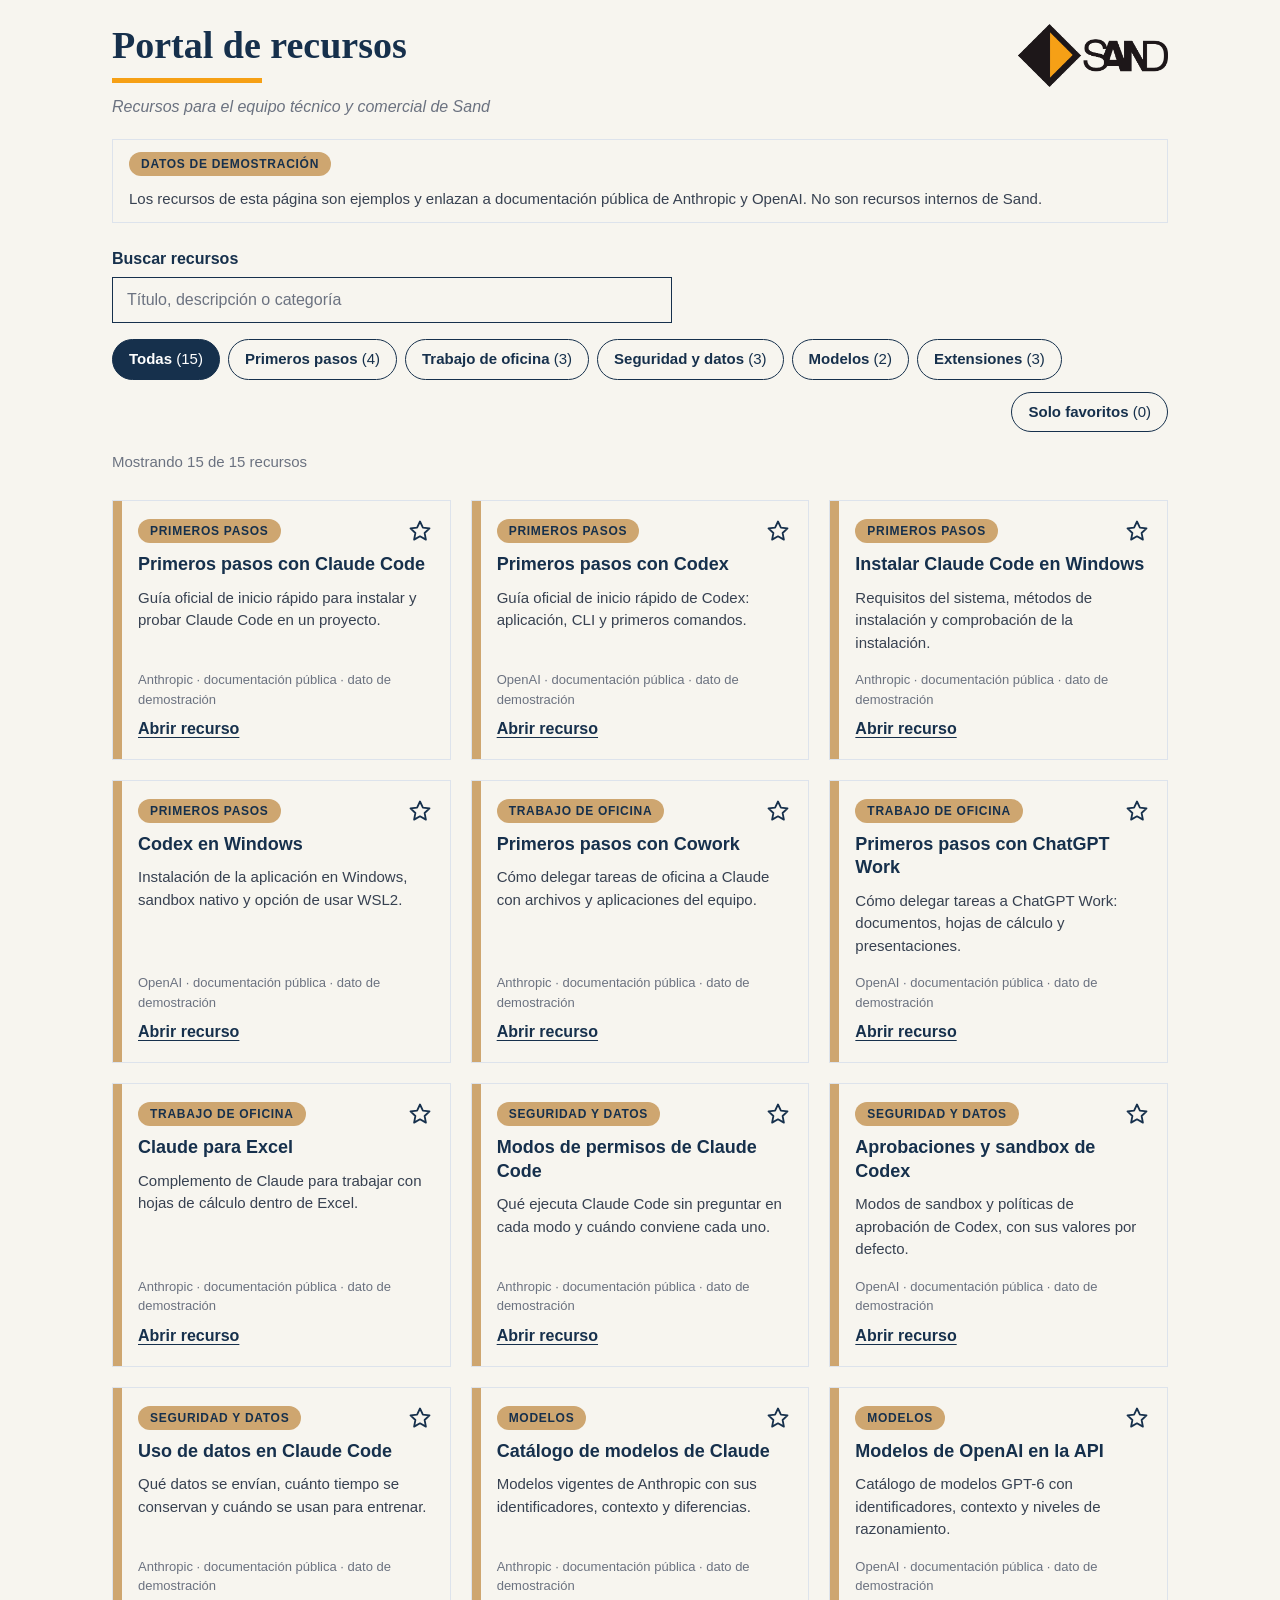
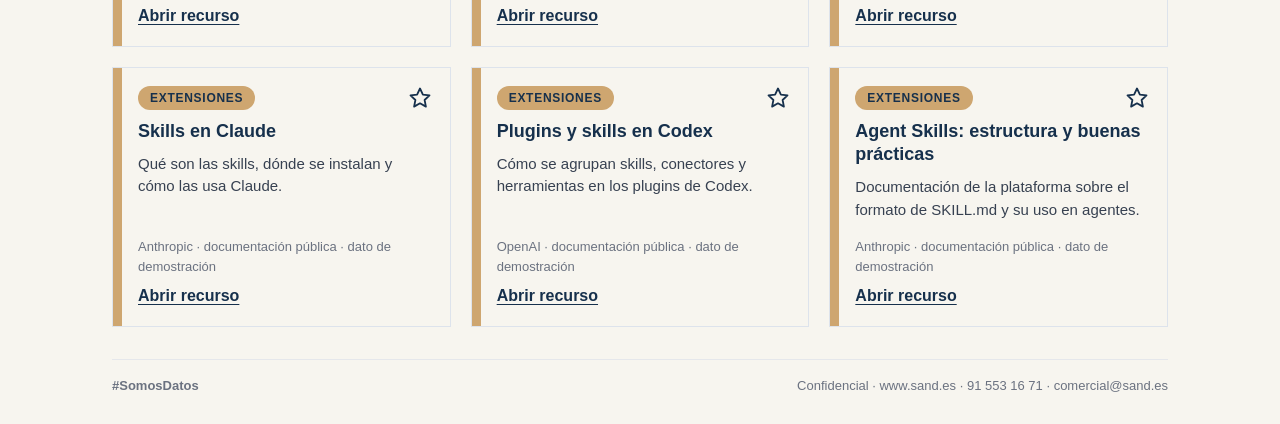
<file: claude-code/index.html>
<!doctype html>
<html lang="es">
<head>
  <meta charset="utf-8">
  <meta name="viewport" content="width=device-width, initial-scale=1">
  <title>Portal de recursos Sand</title>
  <meta name="description" content="Portal interno de recursos para el equipo técnico y comercial de Sand. Versión de demostración generada con Claude Code.">
  <link rel="icon" href="assets/logo-sand-positivo.png" type="image/png">
  <link rel="stylesheet" href="css/estilos.css">
</head>
<body>
  <div class="contenedor">
    <header class="cabecera">
      <div class="cabecera-texto">
        <h1>Portal de recursos</h1>
        <div class="raya-titulo" aria-hidden="true"></div>
        <p class="subtitulo">Recursos para el equipo técnico y comercial de Sand</p>
      </div>
      <img class="logo" src="assets/logo-sand-positivo.png" alt="Logotipo de Sand" width="2139" height="900">
    </header>

    <div class="aviso-demo" role="note">
      <span class="pildora">Datos de demostración</span>
      <p>Los recursos de esta página son ejemplos y enlazan a documentación pública de Anthropic y OpenAI. No son recursos internos de Sand.</p>
    </div>

    <main id="contenido">
      <section class="herramientas" aria-label="Búsqueda y filtros">
        <div class="campo-busqueda">
          <label for="buscador">Buscar recursos</label>
          <input id="buscador" type="search" placeholder="Título, descripción o categoría" autocomplete="off">
        </div>

        <div class="filtros">
          <ul id="filtros-categoria" class="lista-filtros" aria-label="Filtrar por categoría"></ul>
          <button id="filtro-favoritos" class="chip chip-fav" type="button" aria-pressed="false">
            Solo favoritos <span id="contador-favoritos" class="chip-n">(0)</span>
          </button>
        </div>

        <div class="estado-resultados">
          <p id="resumen" role="status" aria-live="polite"></p>
          <button id="limpiar" class="enlace-boton" type="button" hidden>Limpiar filtros</button>
        </div>
        <p id="aviso-almacen" class="aviso-almacen" role="alert" hidden>Este navegador no permite guardar datos. Los favoritos se mantienen mientras la página esté abierta.</p>
      </section>

      <section aria-labelledby="titulo-recursos">
        <h2 id="titulo-recursos" class="solo-lectores">Recursos</h2>
        <ul id="rejilla" class="rejilla"></ul>
        <div id="vacio" class="vacio" hidden></div>
      </section>
    </main>

    <footer class="pie">
      <span class="pie-lema">#SomosDatos</span>
      <span>Confidencial · www.sand.es · 91 553 16 71 · comercial@sand.es</span>
    </footer>
  </div>

  <noscript><p class="sin-js">Este portal necesita JavaScript para mostrar los recursos.</p></noscript>
  <script src="js/datos.js"></script>
  <script src="js/logica.js"></script>
  <script src="js/app.js"></script>
</body>
</html>
</file>
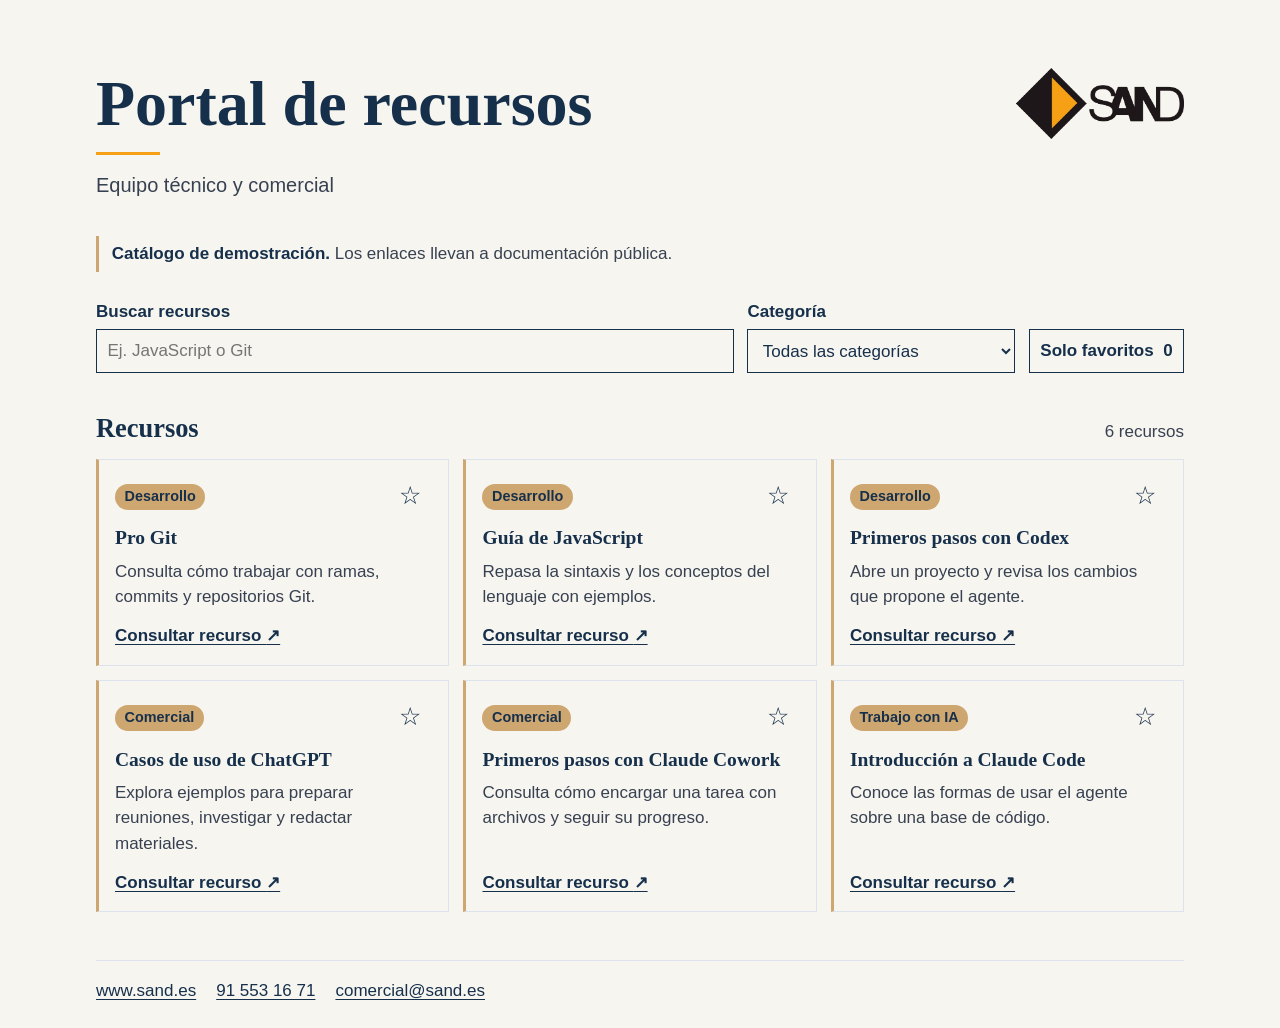
<file: portal/index.html>
<!doctype html>
<html lang="es">
<head>
  <meta charset="utf-8">
  <meta name="viewport" content="width=device-width, initial-scale=1">
  <meta name="description" content="Catálogo de demostración de recursos técnicos y comerciales de Sand.">
  <title>Portal de recursos · Sand</title>
  <link rel="stylesheet" href="styles.css">
  <script src="app.js" defer></script>
</head>
<body>
  <div class="page">
    <header class="masthead">
      <div>
        <h1>Portal de recursos</h1>
        <p>Equipo técnico y comercial</p>
      </div>
      <img width="168" height="70" alt="Sand" src="[data-uri]">
    </header>

    <main>
      <p class="notice"><strong>Catálogo de demostración.</strong> Los enlaces llevan a documentación pública.</p>
      <form class="filters" role="search" aria-label="Buscar recursos">
        <div class="field">
          <label for="query">Buscar recursos</label>
          <input id="query" type="search" placeholder="Ej. JavaScript o Git" autocomplete="off">
        </div>
        <div class="field">
          <label for="category">Categoría</label>
          <select id="category"><option value="">Todas las categorías</option></select>
        </div>
        <button type="button" id="favorites" aria-pressed="false">Solo favoritos <span id="favorite-count" aria-hidden="true">0</span></button>
      </form>

      <section aria-labelledby="resources-title">
        <div class="section-heading">
          <h2 id="resources-title">Recursos</h2>
          <p id="result-count" role="status"></p>
        </div>
        <p id="storage-message" role="status" hidden>El navegador no permite guardar favoritos. Se conservarán durante esta visita.</p>
        <div id="empty" class="empty" hidden>
          <h3 id="empty-title"></h3>
          <p id="empty-text"></p>
          <button type="button" id="reset">Ver todos los recursos</button>
        </div>
        <ul id="resources" class="resources"></ul>
        <noscript><p>Activa JavaScript para consultar el catálogo y guardar favoritos.</p></noscript>
      </section>
    </main>

    <footer>
      <a href="https://www.sand.es">www.sand.es</a>
      <a href="tel:+34915531671">91 553 16 71</a>
      <a href="mailto:comercial@sand.es">comercial@sand.es</a>
    </footer>
  </div>

  <template id="resource-template">
    <li>
      <article class="resource">
        <div class="resource-top">
          <span class="category"></span>
          <button class="star" type="button" aria-pressed="false"><span aria-hidden="true">☆</span></button>
        </div>
        <h3></h3>
        <p></p>
        <a>Consultar recurso <span aria-hidden="true">↗</span></a>
      </article>
    </li>
  </template>
</body>
</html>
</file>
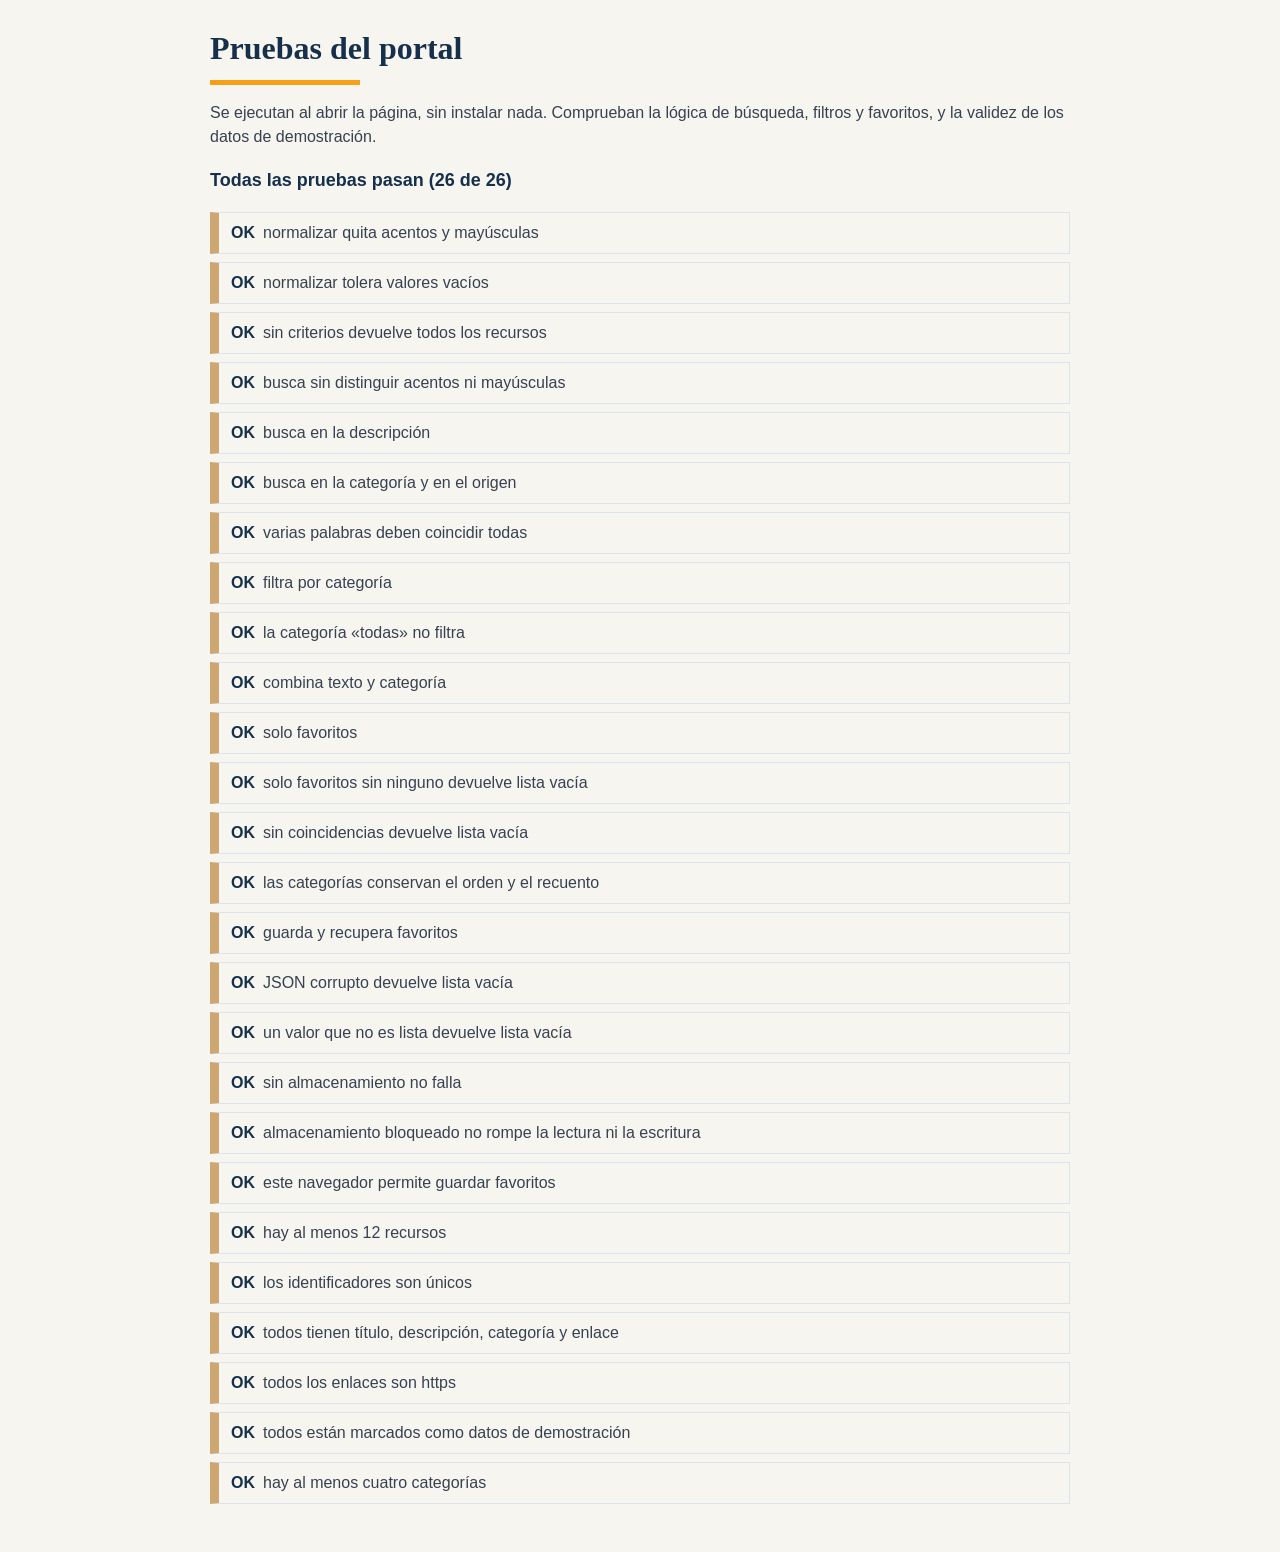
<file: claude-code/pruebas.html>
<!doctype html>
<html lang="es">
<head>
  <meta charset="utf-8">
  <meta name="viewport" content="width=device-width, initial-scale=1">
  <title>Pruebas del portal</title>
  <style>
    :root { --navy:#16304C; --arena:#CEA670; --hueso:#F7F5EF; --cuerpo:#374151; --gris:#6B7280; --borde:#DDE3EC; }
    body { margin:0; background:var(--hueso); color:var(--cuerpo); font-family:Calibri,Carlito,"Segoe UI",Arial,sans-serif; line-height:1.5; }
    main { max-width: 860px; margin: 0 auto; padding: 24px 16px 40px; }
    h1 { font-family:Cambria,Caladea,Georgia,serif; color:var(--navy); margin:0 0 4px; }
    .raya { width:150px; height:5px; background:#F6A015; margin:8px 0 14px; }
    #resumen { font-weight:700; color:var(--navy); font-size:18px; }
    ol { padding-left: 0; list-style: none; margin: 16px 0 0; }
    li { border:1px solid var(--borde); border-left: 9px solid var(--arena); padding:8px 12px; margin-bottom:8px; }
    li.fallo { border-left-color: var(--navy); }
    .estado { font-weight:700; color:var(--navy); margin-right:8px; }
    .detalle { color:var(--gris); font-size:14px; display:block; }
  </style>
</head>
<body>
<main>
  <h1>Pruebas del portal</h1>
  <div class="raya"></div>
  <p>Se ejecutan al abrir la página, sin instalar nada. Comprueban la lógica de búsqueda, filtros y favoritos, y la validez de los datos de demostración.</p>
  <p id="resumen">Ejecutando</p>
  <ol id="resultados"></ol>
</main>
<script src="js/datos.js"></script>
<script src="js/logica.js"></script>
<script>
(function () {
  var L = window.PortalLogica, D = window.RECURSOS_DEMO;
  var resultados = [];
  function prueba(nombre, fn) {
    try { var r = fn(); resultados.push({ nombre: nombre, ok: r === undefined || r === true, detalle: typeof r === "string" ? r : "" }); }
    catch (e) { resultados.push({ nombre: nombre, ok: false, detalle: String(e) }); }
  }
  function igual(a, b) { return JSON.stringify(a) === JSON.stringify(b) || ("Esperado " + JSON.stringify(b) + " y se obtuvo " + JSON.stringify(a)); }
  function ids(lista) { return lista.map(function (r) { return r.id; }); }

  /* Almacenamiento falso */
  function almacenFalso(inicial) {
    var d = Object.assign({}, inicial || {});
    return { getItem: function (k) { return k in d ? d[k] : null; }, setItem: function (k, v) { d[k] = String(v); }, removeItem: function (k) { delete d[k]; }, _d: d };
  }
  function almacenRoto() { return { getItem: function () { throw new Error("bloqueado"); }, setItem: function () { throw new Error("bloqueado"); } }; }

  /* Lógica */
  prueba("normalizar quita acentos y mayúsculas", function () { return igual(L.normalizar("  Configuración ÁÉÍÓÚ ñ "), "configuracion aeiou n"); });
  prueba("normalizar tolera valores vacíos", function () { return igual([L.normalizar(null), L.normalizar(undefined)], ["", ""]); });
  prueba("sin criterios devuelve todos los recursos", function () { return igual(L.filtrar(D, {}).length, D.length); });
  prueba("busca sin distinguir acentos ni mayúsculas", function () { return L.filtrar(D, { texto: "CATALOGO" }).length >= 1 || "No encontró «Catálogo»"; });
  prueba("busca en la descripción", function () { return ids(L.filtrar(D, { texto: "valores por defecto" })).indexOf("r09") !== -1; });
  prueba("busca en la categoría y en el origen", function () { return L.filtrar(D, { texto: "extensiones" }).length === 3 && L.filtrar(D, { texto: "openai" }).length >= 5; });
  prueba("varias palabras deben coincidir todas", function () { return igual(ids(L.filtrar(D, { texto: "codex windows" })), ["r04"]); });
  prueba("filtra por categoría", function () { return L.filtrar(D, { categoria: "Modelos" }).every(function (r) { return r.categoria === "Modelos"; }) && L.filtrar(D, { categoria: "Modelos" }).length === 2; });
  prueba("la categoría «todas» no filtra", function () { return igual(L.filtrar(D, { categoria: "todas" }).length, D.length); });
  prueba("combina texto y categoría", function () { return igual(ids(L.filtrar(D, { texto: "claude", categoria: "Seguridad y datos" })), ["r08", "r10"]); });
  prueba("solo favoritos", function () { return igual(ids(L.filtrar(D, { soloFavoritos: true, favoritos: new Set(["r03", "r12"]) })), ["r03", "r12"]); });
  prueba("solo favoritos sin ninguno devuelve lista vacía", function () { return igual(L.filtrar(D, { soloFavoritos: true, favoritos: new Set() }), []); });
  prueba("sin coincidencias devuelve lista vacía", function () { return igual(L.filtrar(D, { texto: "zzzzzz" }), []); });
  prueba("las categorías conservan el orden y el recuento", function () { var c = L.categorias(D); return c[0].nombre === "Primeros pasos" && c.reduce(function (s, x) { return s + x.total; }, 0) === D.length; });

  /* Favoritos y almacenamiento */
  prueba("guarda y recupera favoritos", function () { var a = almacenFalso(); L.guardarFavoritos(a, new Set(["r01", "r05"])); return igual(L.leerFavoritos(a), ["r01", "r05"]); });
  prueba("JSON corrupto devuelve lista vacía", function () { var a = almacenFalso(); a.setItem(L.CLAVE_FAVORITOS, "{no es json"); return igual(L.leerFavoritos(a), []); });
  prueba("un valor que no es lista devuelve lista vacía", function () { var a = almacenFalso(); a.setItem(L.CLAVE_FAVORITOS, "{\"a\":1}"); return igual(L.leerFavoritos(a), []); });
  prueba("sin almacenamiento no falla", function () { return igual([L.leerFavoritos(null), L.guardarFavoritos(null, new Set(["r01"]))], [[], false]); });
  prueba("almacenamiento bloqueado no rompe la lectura ni la escritura", function () { var a = almacenRoto(); return igual([L.leerFavoritos(a), L.guardarFavoritos(a, new Set(["r01"]))], [[], false]); });
  prueba("este navegador permite guardar favoritos", function () { return L.obtenerAlmacenamiento(window) !== null || "localStorage no disponible: el portal avisa y sigue funcionando"; });

  /* Datos de demostración */
  prueba("hay al menos 12 recursos", function () { return D.length >= 12 || "Hay " + D.length; });
  prueba("los identificadores son únicos", function () { return new Set(ids(D)).size === D.length; });
  prueba("todos tienen título, descripción, categoría y enlace", function () {
    var mal = D.filter(function (r) { return !(r.titulo && r.descripcion && r.categoria && r.enlace); });
    return mal.length === 0 || "Incompletos: " + ids(mal).join(", ");
  });
  prueba("todos los enlaces son https", function () { var mal = D.filter(function (r) { return !/^https:\/\//.test(r.enlace); }); return mal.length === 0 || ids(mal).join(", "); });
  prueba("todos están marcados como datos de demostración", function () { return D.every(function (r) { return r.demo === true; }); });
  prueba("hay al menos cuatro categorías", function () { return L.categorias(D).length >= 4; });

  var fallos = resultados.filter(function (r) { return !r.ok; }).length;
  document.getElementById("resumen").textContent = fallos === 0
    ? "Todas las pruebas pasan (" + resultados.length + " de " + resultados.length + ")"
    : fallos + " prueba(s) fallan de " + resultados.length;
  document.title = (fallos === 0 ? "OK" : "FALLOS") + " · Pruebas del portal";
  var ol = document.getElementById("resultados");
  resultados.forEach(function (r) {
    var li = document.createElement("li");
    if (!r.ok) li.className = "fallo";
    var e = document.createElement("span"); e.className = "estado"; e.textContent = r.ok ? "OK" : "FALLO";
    li.appendChild(e); li.appendChild(document.createTextNode(r.nombre));
    if (r.detalle) { var d = document.createElement("span"); d.className = "detalle"; d.textContent = r.detalle; li.appendChild(d); }
    ol.appendChild(li);
  });
  window.RESULTADO_PRUEBAS = { total: resultados.length, fallos: fallos };
})();
</script>
</body>
</html>
</file>
<file: claude-code/css/estilos.css>
/* Portal de recursos · identidad visual de Sand (kit de marca 1.8)
   Colores y tipografías según la guía: navy, naranja solo como acento, arena, azul claro, fondo hueso,
   Cambria en títulos y Calibri en el resto. Esquinas rectas (salvo píldoras), sin sombras ni degradados,
   sin tarjetas blancas: las tarjetas llevan borde fino y raya vertical arena. */
:root {
  --navy: #16304C;
  --naranja: #F6A015;
  --arena: #CEA670;
  --azul-claro: #B4C7E7;
  --hueso: #F7F5EF;
  --blanco: #FFFFFF;
  --cuerpo: #374151;
  --gris-sub: #6B7280;
  --borde: #DDE3EC;
  --divisor: #E5E7EB;
  --serif: Cambria, Caladea, Georgia, serif;
  --sans: Calibri, Carlito, "Segoe UI", Arial, sans-serif;
  --raya: 9px;
}

*, *::before, *::after { box-sizing: border-box; }

html { -webkit-text-size-adjust: 100%; }

body {
  margin: 0;
  background: var(--hueso);
  color: var(--cuerpo);
  font-family: var(--sans);
  font-size: 16px;
  line-height: 1.5;
}

.contenedor { max-width: 1120px; margin: 0 auto; padding: 0 16px; }
@media (min-width: 700px) { .contenedor { padding: 0 32px; } }

:focus-visible { outline: 3px solid var(--navy); outline-offset: 2px; }

.solo-lectores {
  position: absolute; width: 1px; height: 1px; margin: -1px; padding: 0;
  overflow: hidden; clip: rect(0 0 0 0); white-space: nowrap; border: 0;
}

/* Cabecera: título, raya naranja corta, subtítulo y logo arriba a la derecha */
.cabecera {
  display: flex; justify-content: space-between; align-items: flex-start; gap: 16px;
  padding: 24px 0 20px;
}
.cabecera h1 {
  margin: 0; font-family: var(--serif); font-weight: 700; color: var(--navy);
  font-size: clamp(28px, 5vw, 38px); line-height: 1.15;
}
.raya-titulo { width: 150px; height: 5px; background: var(--naranja); margin: 10px 0 12px; }
.subtitulo { margin: 0; font-style: italic; color: var(--gris-sub); }
.logo { width: clamp(96px, 16vw, 150px); height: auto; flex: none; }

/* Píldora: cápsula completa, arena con texto navy */
.pildora {
  display: inline-block; border-radius: 999px; background: var(--arena); color: var(--navy);
  font-weight: 700; font-size: 12px; letter-spacing: .06em; text-transform: uppercase;
  padding: 3px 12px; line-height: 1.5;
}

.aviso-demo {
  display: flex; align-items: center; gap: 12px 16px; flex-wrap: wrap;
  border: 1px solid var(--borde); padding: 12px 16px; margin-bottom: 24px;
}
.aviso-demo p { margin: 0; font-size: 15px; }

/* Búsqueda y filtros */
.herramientas { margin-bottom: 24px; }
.campo-busqueda label { display: block; font-weight: 700; color: var(--navy); margin-bottom: 6px; }
.campo-busqueda input {
  width: 100%; max-width: 560px; height: 46px; padding: 0 14px;
  font: inherit; color: var(--navy); background: transparent;
  border: 1px solid var(--navy); border-radius: 0;
}
.campo-busqueda input::placeholder { color: var(--gris-sub); }

.filtros { display: flex; flex-wrap: wrap; gap: 12px 16px; align-items: center; margin-top: 16px; }
.lista-filtros { display: flex; flex-wrap: wrap; gap: 8px; list-style: none; margin: 0; padding: 0; }

.chip {
  font: inherit; font-size: 15px; font-weight: 700; color: var(--navy); background: transparent;
  border: 1px solid var(--navy); border-radius: 999px; padding: 8px 16px; min-height: 40px; cursor: pointer;
}
.chip:hover { border-color: var(--arena); background: var(--arena); }
.chip[aria-pressed="true"] { background: var(--navy); color: var(--blanco); border-color: var(--navy); }
.chip-n { font-weight: 400; }
.chip-fav { margin-left: auto; }
@media (max-width: 600px) { .chip-fav { margin-left: 0; } }

.estado-resultados { display: flex; align-items: center; flex-wrap: wrap; gap: 8px 16px; margin-top: 16px; min-height: 28px; }
.estado-resultados p { margin: 0; color: var(--gris-sub); font-size: 15px; }
.enlace-boton {
  font: inherit; font-weight: 700; color: var(--navy); background: transparent; border: 0; padding: 4px 0;
  text-decoration: underline; text-underline-offset: 3px; cursor: pointer;
}
.aviso-almacen { margin: 12px 0 0; font-size: 14px; color: var(--navy); border: 1px solid var(--arena); padding: 8px 12px; }

/* Rejilla de tarjetas: 1, 2 o 3 columnas según el ancho */
.rejilla {
  display: grid; gap: 20px; list-style: none; margin: 0 0 32px; padding: 0;
  grid-template-columns: repeat(auto-fill, minmax(min(100%, 300px), 1fr));
}
.rejilla[hidden], .vacio[hidden] { display: none; }

/* Tarjeta transparente con raya vertical arena del alto exacto del bloque */
.tarjeta {
  position: relative; display: flex; flex-direction: column; gap: 10px;
  border: 1px solid var(--borde); padding: 18px 18px 18px calc(var(--raya) + 16px);
}
.tarjeta::before {
  content: ""; position: absolute; left: 0; top: 0; bottom: 0; width: var(--raya); background: var(--arena);
}
.tarjeta:hover { border-color: var(--arena); }

.tarjeta-cab { display: flex; justify-content: space-between; align-items: center; gap: 8px; }
.fav {
  flex: none; width: 44px; height: 44px; margin: -10px -10px -10px 0; display: grid; place-items: center;
  color: var(--navy); background: transparent; border: 0; cursor: pointer;
}
.fav svg path { fill: none; }
.fav[aria-pressed="true"] svg path { fill: currentColor; }

.tarjeta-titulo { margin: 0; font-size: 18px; line-height: 1.3; font-weight: 700; color: var(--navy); }
.tarjeta-desc { margin: 0; font-size: 15px; }
.tarjeta-pie { margin-top: auto; padding-top: 6px; }
.meta { margin: 0 0 8px; font-size: 13px; color: var(--gris-sub); }
.enlace { font-weight: 700; color: var(--navy); text-decoration: underline; text-underline-offset: 3px; }
.enlace:hover { text-decoration-thickness: 2px; }

/* Estado vacío */
.vacio { border: 1px solid var(--borde); padding: 36px 20px; text-align: center; margin-bottom: 32px; }
.vacio-titulo { margin: 0 0 8px; font-family: var(--serif); font-size: 24px; color: var(--navy); }
.vacio-texto { margin: 0 auto 20px; max-width: 460px; }
.boton {
  font: inherit; font-weight: 700; color: var(--blanco); background: var(--navy);
  border: 0; border-radius: 0; padding: 12px 22px; min-height: 44px; cursor: pointer;
}
.boton:hover { background: var(--cuerpo); }

/* Pie */
.pie {
  display: flex; justify-content: space-between; flex-wrap: wrap; gap: 6px 24px;
  border-top: 1px solid var(--divisor); padding: 16px 0 28px; font-size: 13px; color: var(--gris-sub);
}
.pie-lema { font-weight: 700; }

.sin-js { padding: 16px; text-align: center; color: var(--navy); }

@media (prefers-reduced-motion: reduce) { * { transition: none !important; animation: none !important; } }
</file>
<file: portal/styles.css>
:root {
  color-scheme: light;
  --navy: #16304C;
  --naranja: #F6A015;
  --arena: #CEA670;
  --azul-claro: #B4C7E7;
  --hueso: #F7F5EF;
  --blanco: #FFFFFF;
  --cuerpo: #374151;
  --borde: #DDE3EC;
  --serif: Cambria, Caladea, Georgia, serif;
  --sans: Calibri, Carlito, "Segoe UI", Arial, sans-serif;
}
*, *::before, *::after { box-sizing: border-box; }
[hidden] { display: none !important; }
body { margin: 0; background: var(--hueso); color: var(--cuerpo); font: 1.0625rem/1.5 var(--sans); }
.page { max-width: 76rem; margin: auto; padding: 0 clamp(1.125rem, 5vw, 4rem); }
h1, h2, h3 { margin: 0; color: var(--navy); font-family: var(--serif); line-height: 1.14; }
p { margin: 0; }
a { color: var(--navy); text-underline-offset: .2em; }
button, select, input { font: inherit; color: var(--navy); }
button { cursor: pointer; }
:focus-visible { outline: 3px solid var(--navy); outline-offset: 3px; }
.masthead {
  display: flex; justify-content: space-between; align-items: flex-start; gap: 1rem;
  padding: clamp(2rem, 6vw, 4.25rem) 0 2.25rem;
}
.masthead h1 { font-size: clamp(2rem, 5.1vw, 4rem); }
.masthead h1::after { content: ""; display: block; width: 4rem; height: .19rem; margin: .7rem 0 .9rem; background: var(--naranja); }
.masthead p { font-size: clamp(1rem, 2.5vw, 1.25rem); }
.masthead img { display: block; width: clamp(5rem, 15vw, 10.5rem); height: auto; }
.notice { border-left: 3px solid var(--arena); padding: .35rem .8rem; margin-bottom: 1.65rem; }
.notice strong { color: var(--navy); }
.filters { display: grid; grid-template-columns: minmax(0, 1fr) minmax(12rem, .42fr) auto; align-items: end; gap: .85rem; }
.field { display: grid; gap: .28rem; }
label { color: var(--navy); font-weight: 700; }
input, select, #favorites, #reset { min-height: 2.8rem; border: 1px solid var(--navy); border-radius: 0; background: transparent; padding: .4rem .65rem; }
input, select { width: 100%; }
#favorites, #reset { font-weight: 700; }
#favorites[aria-pressed="true"], #favorites:hover, #reset:hover { color: var(--blanco); background: var(--navy); }
#favorite-count { margin-left: .28em; }
.section-heading { display: flex; justify-content: space-between; align-items: baseline; gap: .75rem; margin: 2.5rem 0 .9rem; }
.section-heading h2 { font-size: 1.65rem; }
.resources { display: grid; grid-template-columns: repeat(3, minmax(0, 1fr)); gap: .9rem; list-style: none; padding: 0; margin: 0; }
.resource { display: flex; flex-direction: column; align-items: flex-start; gap: .55rem; height: 100%; padding: .9rem 1rem 1rem; border: 1px solid var(--borde); border-left: 3px solid var(--arena); overflow-wrap: anywhere; }
.resource-top { display: flex; width: 100%; align-items: center; justify-content: space-between; gap: .5rem; }
.category { font-size: .9rem; font-weight: 700; color: var(--navy); background: var(--arena); border-radius: 999px; padding: .13rem .6rem; }
.resource h3, .empty h3 { font-size: 1.22rem; }
.resource a { margin-top: auto; padding-top: .32rem; font-weight: 700; }
.star { flex: 0 0 auto; width: 2.75rem; height: 2.75rem; padding: 0; border: 1px solid transparent; background: transparent; font: 1.55rem/1 "Segoe UI Symbol", var(--sans); }
.star:hover, .star[aria-pressed="true"] { background: var(--azul-claro); border-color: var(--navy); }
.empty { border: 1px solid var(--borde); border-left: 3px solid var(--arena); padding: 1.15rem; }
.empty p { margin: .45rem 0 .9rem; }
#storage-message { margin-bottom: .8rem; }
footer { display: flex; flex-wrap: wrap; gap: .4rem 1.25rem; border-top: 1px solid var(--borde); margin-top: 3rem; padding: 1.05rem 0 1.5rem; }
@media (max-width: 57rem) {
  .resources { grid-template-columns: repeat(2, minmax(0, 1fr)); }
}
@media (max-width: 41rem) {
  .filters { grid-template-columns: 1fr; }
  #favorites { justify-self: start; }
  .resources { grid-template-columns: 1fr; }
}
@media (max-width: 24rem) {
  .masthead h1 { font-size: 1.75rem; }
}
</file>
